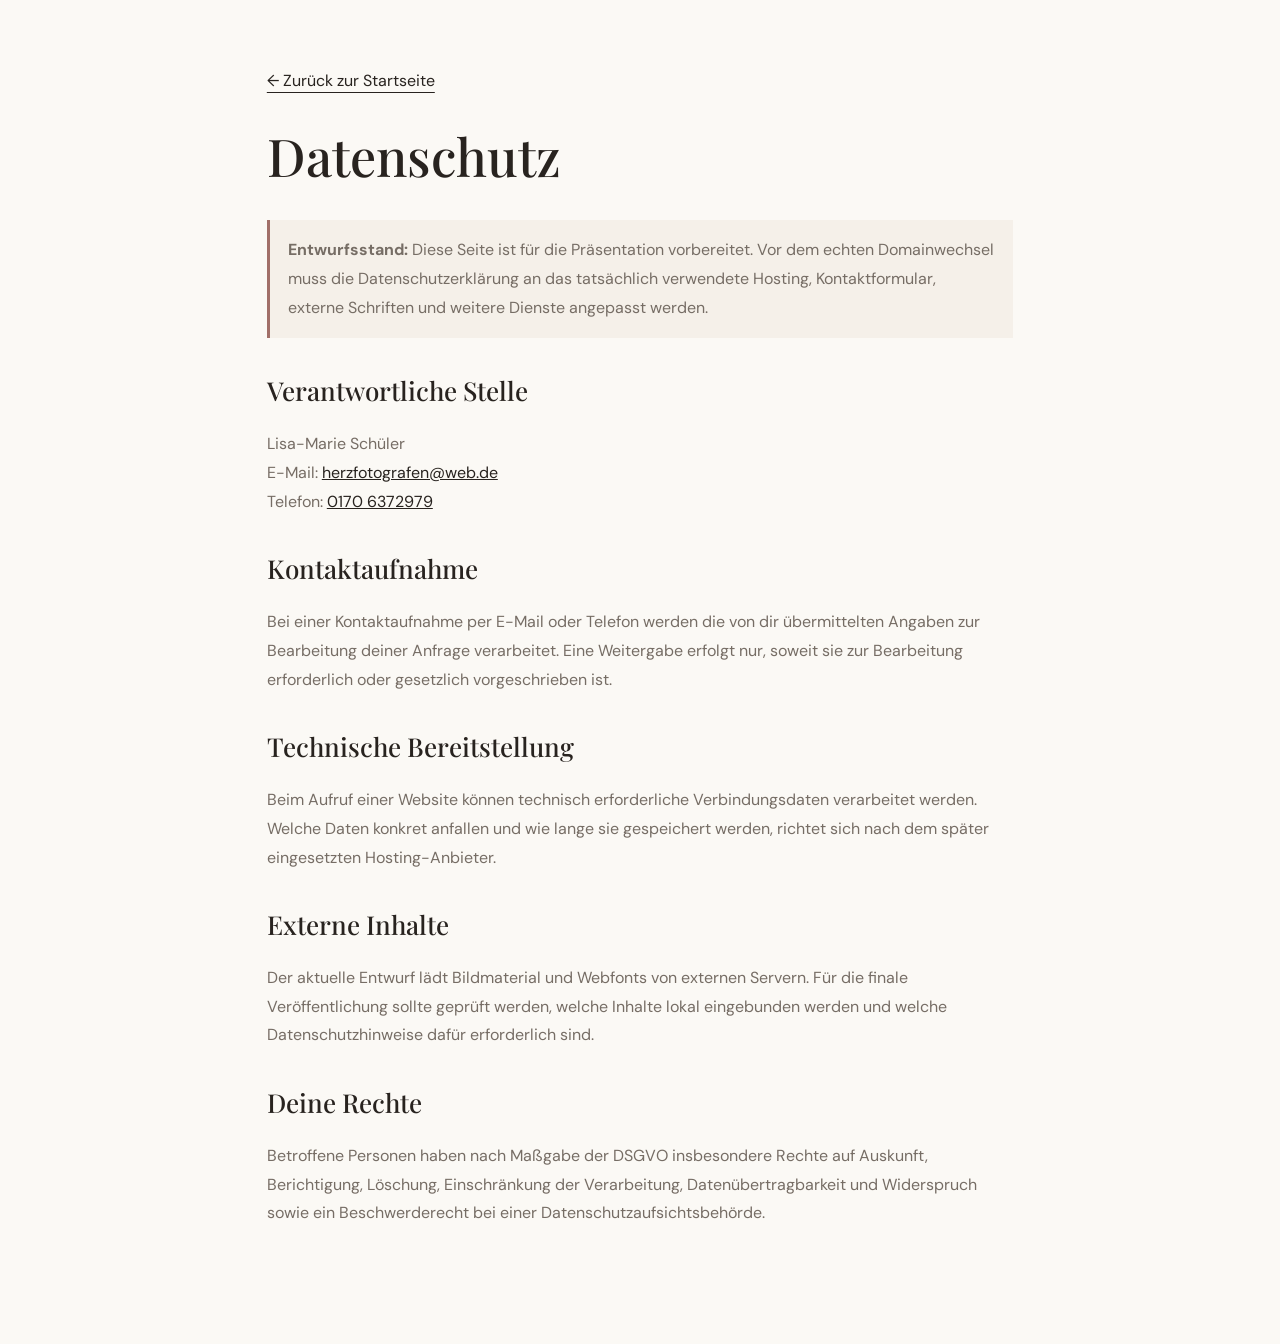
<file: datenschutz.html>
<!doctype html><html lang="de"><head><meta charset="utf-8"><meta name="viewport" content="width=device-width,initial-scale=1"><title>Datenschutz | Herzfotografin Lisa-Marie</title><link rel="preconnect" href="https://fonts.googleapis.com"><link rel="preconnect" href="https://fonts.gstatic.com" crossorigin><link href="https://fonts.googleapis.com/css2?family=DM+Sans:wght@300;400;500;600&family=Playfair+Display:ital,wght@0,500;1,500&display=swap" rel="stylesheet"><link rel="stylesheet" href="style.css"><style>.legal{max-width:900px;margin:auto;padding:70px 6vw 100px}.legal h1{font:500 52px 'Playfair Display';margin:30px 0}.legal h2{font:500 26px 'Playfair Display';margin-top:35px}.legal p{line-height:1.8;color:var(--muted)}.legal a{color:var(--ink)}.legal-note{padding:16px 18px;background:var(--cream);border-left:3px solid var(--rose)}</style></head><body><main class="legal"><a class="text-link" href="index.html">← Zurück zur Startseite</a><h1>Datenschutz</h1><p class="legal-note"><strong>Entwurfsstand:</strong> Diese Seite ist für die Präsentation vorbereitet. Vor dem echten Domainwechsel muss die Datenschutzerklärung an das tatsächlich verwendete Hosting, Kontaktformular, externe Schriften und weitere Dienste angepasst werden.</p><h2>Verantwortliche Stelle</h2><p>Lisa-Marie Schüler<br>E-Mail: <a href="mailto:herzfotografen@web.de">herzfotografen@web.de</a><br>Telefon: <a href="tel:+491706372979">0170 6372979</a></p><h2>Kontaktaufnahme</h2><p>Bei einer Kontaktaufnahme per E-Mail oder Telefon werden die von dir übermittelten Angaben zur Bearbeitung deiner Anfrage verarbeitet. Eine Weitergabe erfolgt nur, soweit sie zur Bearbeitung erforderlich oder gesetzlich vorgeschrieben ist.</p><h2>Technische Bereitstellung</h2><p>Beim Aufruf einer Website können technisch erforderliche Verbindungsdaten verarbeitet werden. Welche Daten konkret anfallen und wie lange sie gespeichert werden, richtet sich nach dem später eingesetzten Hosting-Anbieter.</p><h2>Externe Inhalte</h2><p>Der aktuelle Entwurf lädt Bildmaterial und Webfonts von externen Servern. Für die finale Veröffentlichung sollte geprüft werden, welche Inhalte lokal eingebunden werden und welche Datenschutzhinweise dafür erforderlich sind.</p><h2>Deine Rechte</h2><p>Betroffene Personen haben nach Maßgabe der DSGVO insbesondere Rechte auf Auskunft, Berichtigung, Löschung, Einschränkung der Verarbeitung, Datenübertragbarkeit und Widerspruch sowie ein Beschwerderecht bei einer Datenschutzaufsichtsbehörde.</p></main></body></html>
</file>
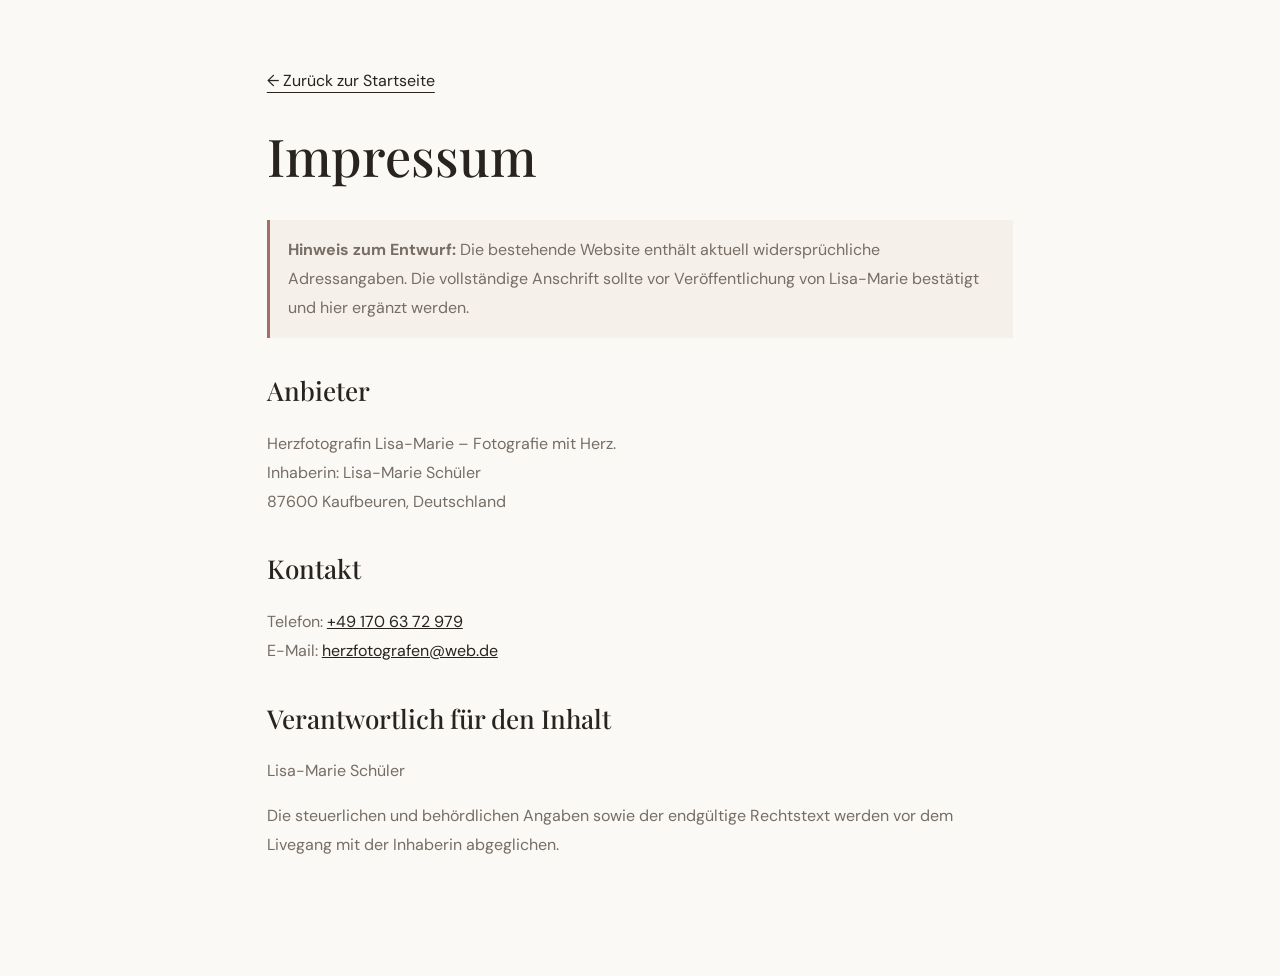
<file: impressum.html>
<!doctype html><html lang="de"><head><meta charset="utf-8"><meta name="viewport" content="width=device-width,initial-scale=1"><title>Impressum | Herzfotografin Lisa-Marie</title><link rel="preconnect" href="https://fonts.googleapis.com"><link rel="preconnect" href="https://fonts.gstatic.com" crossorigin><link href="https://fonts.googleapis.com/css2?family=DM+Sans:wght@300;400;500;600&family=Playfair+Display:ital,wght@0,500;1,500&display=swap" rel="stylesheet"><link rel="stylesheet" href="style.css"><style>.legal{max-width:900px;margin:auto;padding:70px 6vw 100px}.legal h1{font:500 52px 'Playfair Display';margin:30px 0}.legal h2{font:500 26px 'Playfair Display';margin-top:35px}.legal p{line-height:1.8;color:var(--muted)}.legal a{color:var(--ink)}.legal-note{padding:16px 18px;background:var(--cream);border-left:3px solid var(--rose)}</style></head><body><main class="legal"><a class="text-link" href="index.html">← Zurück zur Startseite</a><h1>Impressum</h1><p class="legal-note"><strong>Hinweis zum Entwurf:</strong> Die bestehende Website enthält aktuell widersprüchliche Adressangaben. Die vollständige Anschrift sollte vor Veröffentlichung von Lisa-Marie bestätigt und hier ergänzt werden.</p><h2>Anbieter</h2><p>Herzfotografin Lisa-Marie – Fotografie mit Herz.<br>Inhaberin: Lisa-Marie Schüler<br>87600 Kaufbeuren, Deutschland</p><h2>Kontakt</h2><p>Telefon: <a href="tel:+491706372979">+49 170 63 72 979</a><br>E-Mail: <a href="mailto:herzfotografen@web.de">herzfotografen@web.de</a></p><h2>Verantwortlich für den Inhalt</h2><p>Lisa-Marie Schüler</p><p>Die steuerlichen und behördlichen Angaben sowie der endgültige Rechtstext werden vor dem Livegang mit der Inhaberin abgeglichen.</p></main></body></html>
</file>
<file: style.css>
:root{--cream:#f5f0e9;--paper:#fbf9f5;--ink:#28231f;--muted:#766d65;--rose:#a16f68;--line:#ddd4ca}*{box-sizing:border-box}html{scroll-behavior:smooth}body{margin:0;background:var(--paper);color:var(--ink);font-family:'DM Sans',sans-serif}header{height:88px;padding:0 5vw;display:flex;align-items:center;justify-content:space-between;position:absolute;z-index:5;width:100%;color:#fff}.brand{font-family:'Playfair Display',serif;font-size:25px;text-decoration:none;color:inherit;line-height:.8}.brand span{font-style:italic}.brand small{font:500 9px 'DM Sans';letter-spacing:.24em;display:block;margin-top:9px;text-transform:uppercase}nav{display:flex;gap:30px;align-items:center}nav a,footer a{color:inherit;text-decoration:none;font-size:13px}.nav-cta{border:1px solid rgba(255,255,255,.7);padding:12px 18px}.menu{display:none;background:none;border:0;color:inherit;font-size:25px}.hero{height:100vh;min-height:680px;position:relative;color:white;overflow:hidden}.hero>img{width:100%;height:100%;object-fit:cover}.shade{position:absolute;inset:0;background:linear-gradient(90deg,rgba(20,14,11,.62),rgba(20,14,11,.12) 70%)}.hero-copy{position:absolute;left:9vw;top:50%;transform:translateY(-42%);max-width:720px}.eyebrow{font-size:11px;font-weight:600;letter-spacing:.24em;margin:0 0 22px}.hero h1,.intro h2,.section-head h2,.about h2,.services h2,.contact h2{font:500 clamp(45px,6.3vw,92px)/.98 'Playfair Display',serif;margin:0}.hero h1 em,.intro h2 em,.contact h2 em{font-weight:500;color:#e3c4bd}.hero-copy>p:not(.eyebrow){font-size:17px;line-height:1.7;max-width:560px;margin:28px 0 35px}.button{display:inline-block;padding:15px 24px;text-decoration:none;font-size:12px;letter-spacing:.12em;text-transform:uppercase}.light{color:#fff;border:1px solid #fff}.dark{color:#fff;background:var(--ink)}.scroll{position:absolute;right:5vw;bottom:35px;font-size:9px;letter-spacing:.2em}.scroll span{font-size:20px;margin-left:8px}.intro{text-align:center;padding:130px 8vw;background:var(--cream)}.intro h2{font-size:clamp(38px,5vw,70px);max-width:1000px;margin:auto}.intro h2 em{color:var(--rose)}.lead{max-width:690px;margin:35px auto 0;line-height:1.8;color:var(--muted)}.portfolio{padding:120px 6vw}.section-head{display:flex;justify-content:space-between;align-items:end;margin-bottom:55px}.section-head h2{font-size:clamp(40px,5vw,68px)}.section-head>p{max-width:410px;color:var(--muted);line-height:1.7}.grid{display:grid;grid-template-columns:1.05fr 1fr 1fr;grid-auto-rows:330px;gap:16px}.tile{position:relative;overflow:hidden;color:#fff}.tile.tall{grid-row:span 2}.tile.wide{grid-column:span 2}.tile img{width:100%;height:100%;object-fit:cover;transition:.7s}.tile:after{content:'';position:absolute;inset:0;background:linear-gradient(0deg,rgba(0,0,0,.48),transparent 50%)}.tile:hover img{transform:scale(1.035)}.tile span{position:absolute;z-index:2;left:25px;bottom:23px;font:500 27px 'Playfair Display';width:calc(100% - 50px);display:flex;justify-content:space-between}.tile b{font:300 24px 'DM Sans'}.quote{background:var(--ink);color:#fff;text-align:center;padding:105px 20px}.quote p{font:italic 500 clamp(42px,6vw,76px) 'Playfair Display';margin:0 0 20px}.quote span{font-size:9px;letter-spacing:.28em}.about{display:grid;grid-template-columns:1fr 1fr;min-height:650px;background:var(--cream)}.about-photo{display:flex;align-items:center;justify-content:center;background:#e8dfd5;padding:10%}.about-photo img{max-width:420px;width:80%;filter:drop-shadow(0 20px 30px rgba(0,0,0,.12))}.about-copy{padding:11vw 9vw 9vw;display:flex;flex-direction:column;justify-content:center}.about h2{font-size:clamp(42px,5vw,68px)}.about-copy>p:not(.eyebrow){line-height:1.85;color:var(--muted);margin:30px 0}.text-link{color:var(--ink);text-underline-offset:6px}.services{padding:120px 7vw}.services>h2{font-size:clamp(42px,5vw,68px);margin-bottom:60px}.service-list{border-top:1px solid var(--line)}.service-list>div{display:grid;grid-template-columns:70px 1fr 1fr;align-items:center;padding:27px 0;border-bottom:1px solid var(--line)}.service-list span{font-size:11px;color:var(--rose)}.service-list h3{font:500 29px 'Playfair Display';margin:0}.service-list p{color:var(--muted);margin:0}.contact{text-align:center;background:var(--cream);padding:130px 20px}.contact h2{font-size:clamp(50px,7vw,95px)}.contact h2 em{color:var(--rose)}.contact>p:not(.eyebrow){color:var(--muted);margin:28px auto;max-width:500px}.contact small{display:block;margin-top:25px;letter-spacing:.12em;color:var(--muted)}footer{padding:50px 6vw;background:var(--ink);color:#e9e1d8;display:grid;grid-template-columns:2fr 1fr 1fr;gap:30px;align-items:end}footer p{font-size:11px;color:#a99f96}footer>div:last-child{display:flex;gap:20px;justify-content:flex-end}@media(max-width:800px){header{height:75px}.menu{display:block}nav{display:none;position:absolute;top:75px;left:0;right:0;background:var(--ink);padding:25px 6vw;flex-direction:column;align-items:flex-start}nav.open{display:flex}.hero-copy{left:7vw;right:7vw}.section-head{display:block}.section-head>p{margin-top:25px}.grid{grid-template-columns:1fr;grid-auto-rows:420px}.tile.tall,.tile.wide{grid-row:auto;grid-column:auto}.about{grid-template-columns:1fr}.about-photo{min-height:430px}.about-copy{padding:90px 8vw}.service-list>div{grid-template-columns:40px 1fr}.service-list p{grid-column:2;margin-top:10px}.intro,.portfolio,.services,.contact{padding-top:90px;padding-bottom:90px}footer{grid-template-columns:1fr}footer>div:last-child{justify-content:flex-start}}

.gallery{padding:110px 6vw;background:#fff}.gallery-grid{display:grid;grid-template-columns:repeat(4,1fr);gap:14px}.gallery-grid img{width:100%;height:360px;object-fit:cover}.process{padding:110px 7vw;background:var(--paper)}.process>h2{font:500 clamp(38px,4.5vw,62px)/1.05 'Playfair Display',serif;margin:0 0 55px}.process-grid{display:grid;grid-template-columns:repeat(4,1fr);border-top:1px solid var(--line);border-bottom:1px solid var(--line)}.process-grid>div{padding:30px 25px 35px 0}.process-grid>div+div{padding-left:25px;border-left:1px solid var(--line)}.process-grid b{font-size:10px;letter-spacing:.15em;color:var(--rose)}.process-grid h3{font:500 25px 'Playfair Display';margin:16px 0 12px}.process-grid p{font-size:14px;line-height:1.7;color:var(--muted);margin:0}@media(max-width:800px){.gallery,.process{padding:80px 6vw}.gallery-grid{grid-template-columns:1fr 1fr}.gallery-grid img{height:280px}.process-grid{grid-template-columns:1fr 1fr}.process-grid>div{padding:25px 18px 25px 0}.process-grid>div+div{padding-left:18px}.process-grid>div:nth-child(3){border-left:0;border-top:1px solid var(--line)}.process-grid>div:nth-child(4){border-top:1px solid var(--line)}}@media(max-width:520px){.gallery-grid{grid-template-columns:1fr}.gallery-grid img{height:330px}.process-grid{grid-template-columns:1fr}.process-grid>div,.process-grid>div+div{padding:24px 0;border-left:0;border-top:1px solid var(--line)}.process-grid>div:first-child{border-top:0}}

/* Preise */
.prices{padding:110px 6vw;background:var(--cream)}.prices-head{margin-bottom:38px}.price-tabs{display:flex;flex-wrap:wrap;gap:8px;margin-bottom:32px}.price-tabs button{appearance:none;border:1px solid var(--line);background:transparent;color:var(--ink);padding:11px 15px;font:500 11px 'DM Sans';letter-spacing:.05em;cursor:pointer;transition:.2s}.price-tabs button:hover,.price-tabs button.active{background:var(--ink);border-color:var(--ink);color:#fff}.price-panel{display:none}.price-panel.active{display:block}.price-grid{display:grid;grid-template-columns:repeat(4,1fr);gap:14px}.price-grid.three{grid-template-columns:repeat(3,1fr)}.price-card{background:var(--paper);border:1px solid var(--line);padding:28px 25px;min-height:310px;display:flex;flex-direction:column}.price-card.featured{border-color:var(--rose);box-shadow:inset 0 3px 0 var(--rose)}.price-card .package{font-size:9px;letter-spacing:.2em;color:var(--rose);font-weight:600;margin:0 0 12px}.price-card h3{font:500 24px 'Playfair Display';margin:0 0 18px}.price-card strong{font:500 29px 'Playfair Display';margin-bottom:18px}.price-card ul{list-style:none;padding:16px 0 0;margin:auto 0 0;border-top:1px solid var(--line)}.price-card li{font-size:12px;line-height:1.55;color:var(--muted);padding:4px 0 4px 16px;position:relative}.price-card li:before{content:'•';position:absolute;left:0;color:var(--rose)}.subprice{margin-top:38px}.subprice:first-child{margin-top:0}.subprice>h3{font:500 31px 'Playfair Display';margin:0 0 18px}.price-note{font-size:11px;line-height:1.7;color:var(--muted);margin:18px 0 0}.price-cta{margin-top:48px;padding-top:30px;border-top:1px solid var(--line);display:flex;justify-content:space-between;align-items:center;gap:30px}.price-cta h3{font:500 30px 'Playfair Display';margin:0}.price-cta .eyebrow{margin-bottom:8px}
@media(max-width:900px){.price-grid,.price-grid.three{grid-template-columns:1fr 1fr}.prices{padding:85px 6vw}}@media(max-width:560px){.price-tabs{overflow-x:auto;flex-wrap:nowrap;padding-bottom:5px}.price-tabs button{white-space:nowrap}.price-grid,.price-grid.three{grid-template-columns:1fr}.price-card{min-height:0}.price-cta{align-items:flex-start;flex-direction:column}}

/* Familie: Bildausschnitt im Portfolio optimiert */
.tile.wide img{object-position:center 32%;}
</file>
